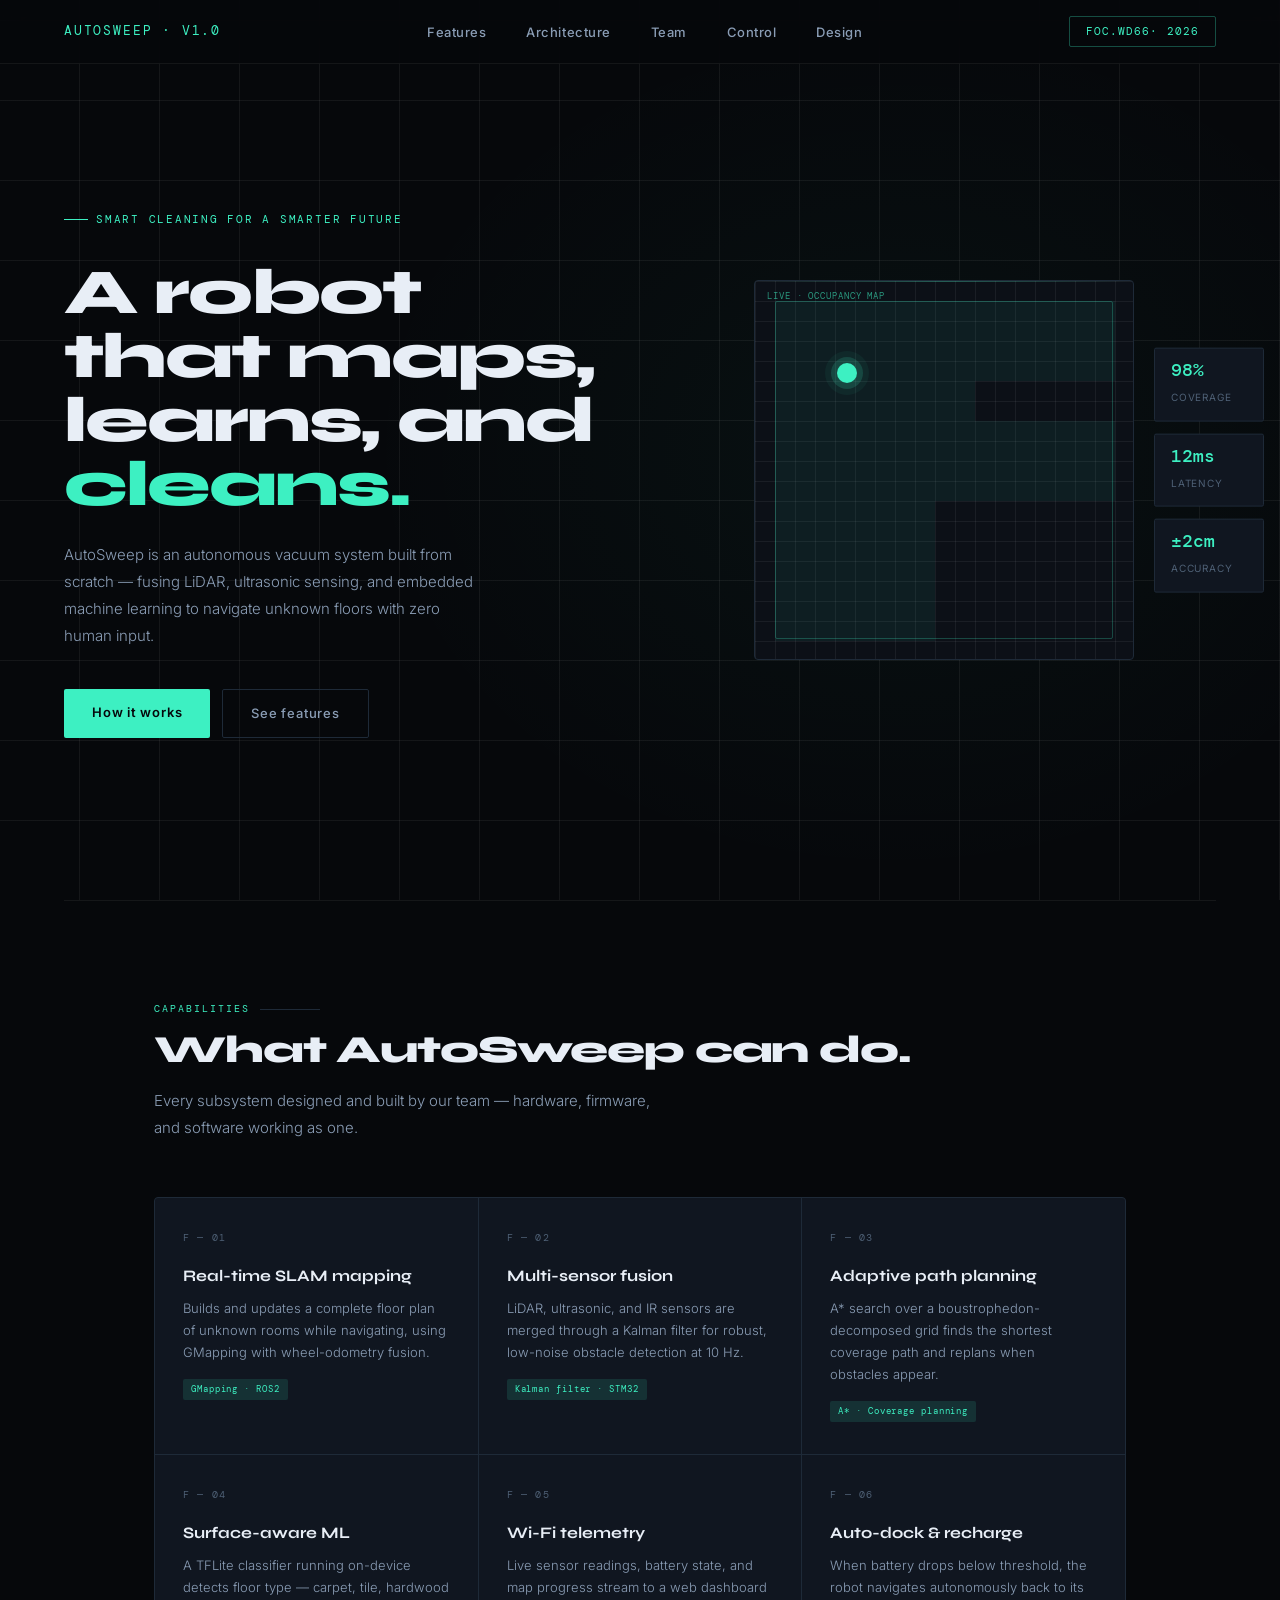
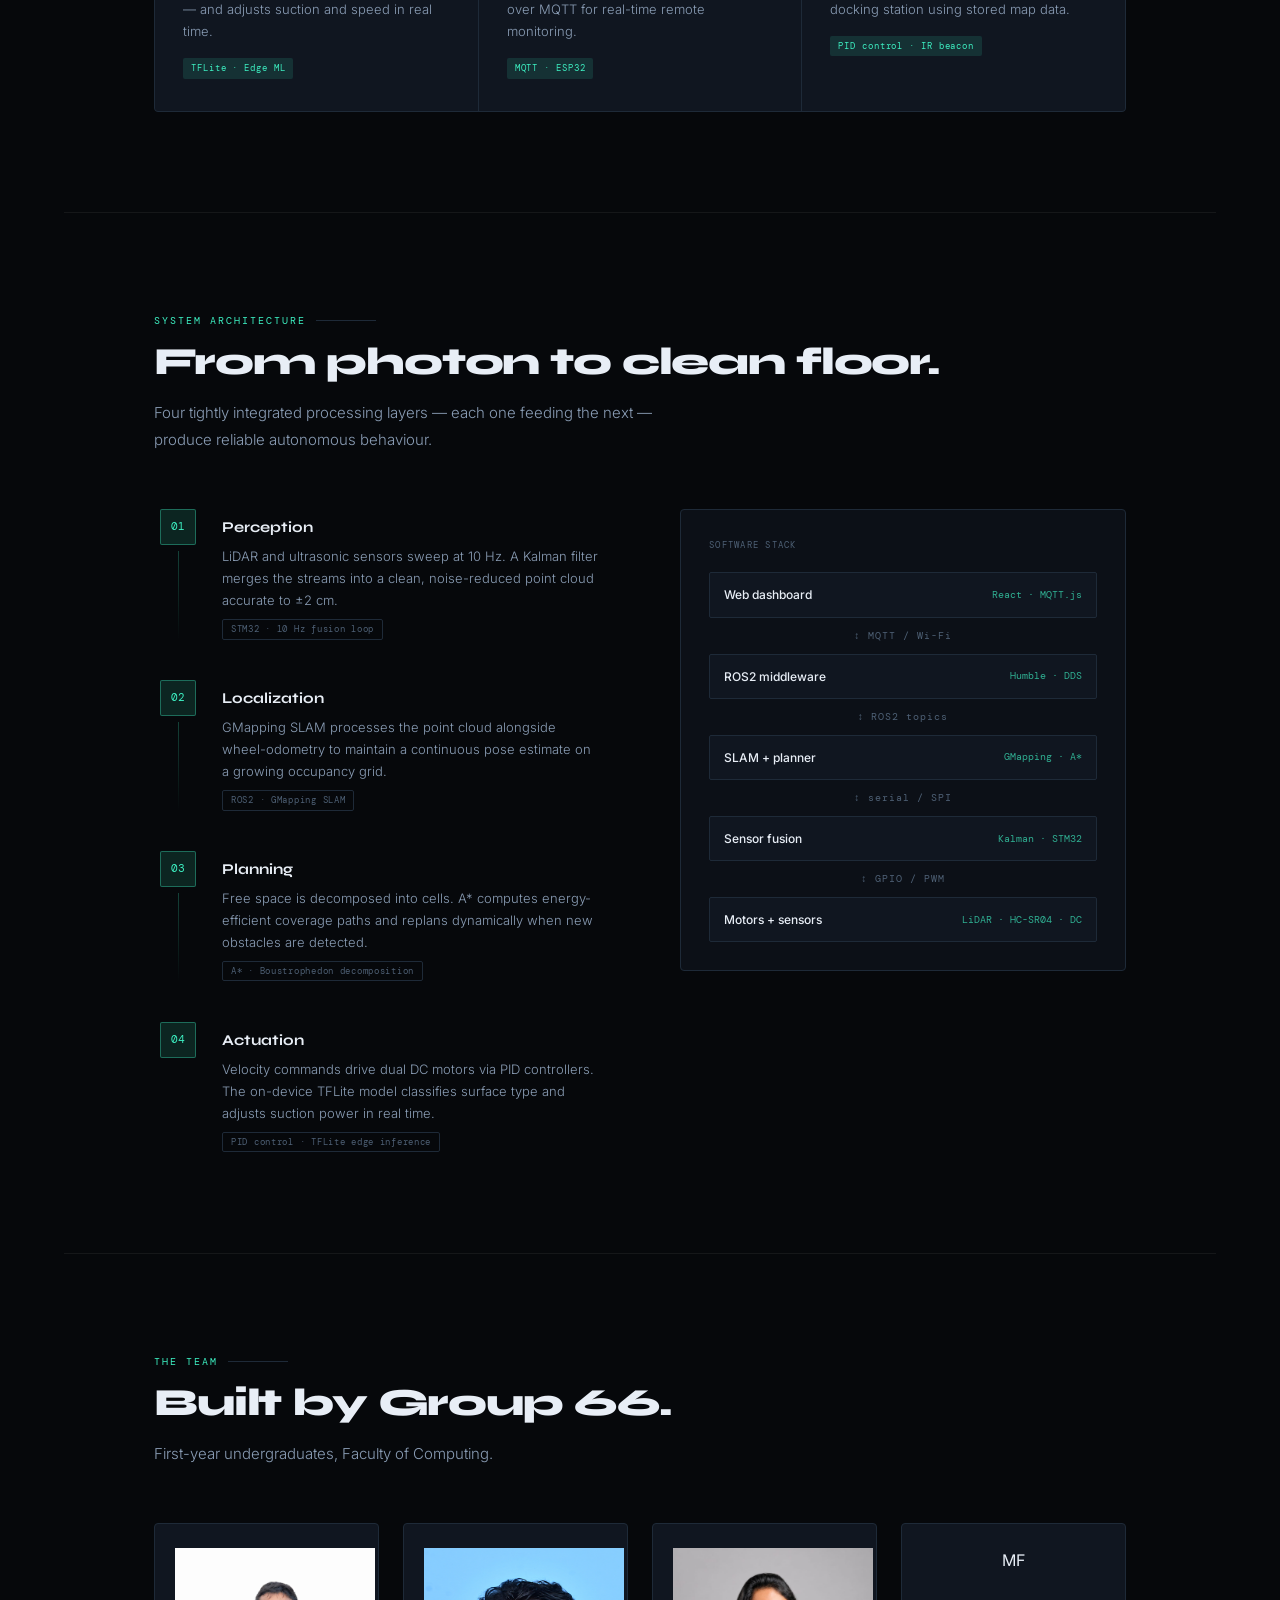
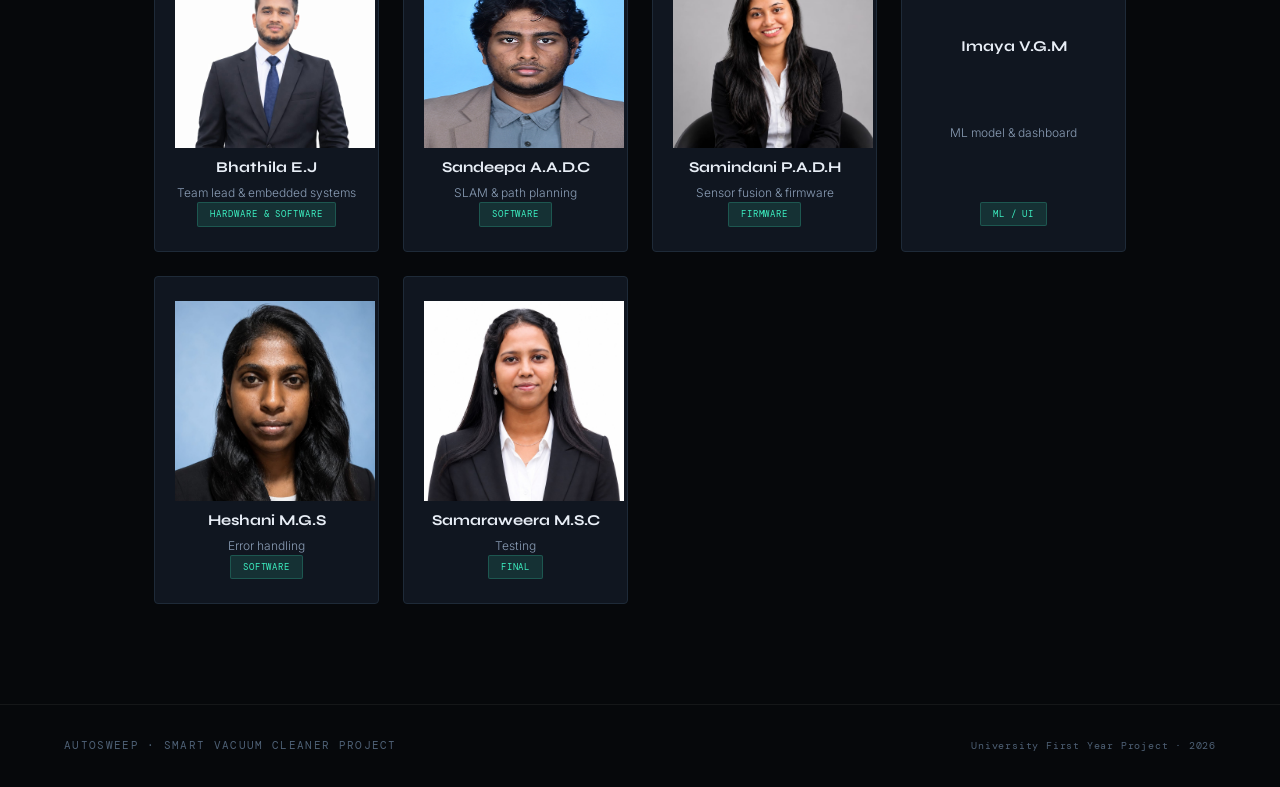
<file: index.html>
<!DOCTYPE html>
<html lang="en">
<head>
<meta charset="UTF-8">
<meta name="viewport" content="width=device-width, initial-scale=1.0">
<title>AutoSweep — Smart Vacuum Cleaner Project</title>
<link rel="icon" type="image/png" href="logo.png">
<link rel="preconnect" href="https://fonts.googleapis.com">
<link href="https://fonts.googleapis.com/css2?family=Syne:wght@400;600;700;800&family=Inter:wght@300;400;500&family=DM+Mono:wght@400;500&display=swap" rel="stylesheet">
<style>
  *, *::before, *::after { margin: 0; padding: 0; box-sizing: border-box; }

  :root {
    --bg:        #06080b;
    --surface:   #0c1017;
    --card:      #101620;
    --border:    #1e2a38;
    --line:      rgba(255,255,255,0.06);
    --cyan:      #3df0c2;
    --cyan-dim:  rgba(61,240,194,0.12);
    --cyan-glow: rgba(61,240,194,0.06);
    --white:     #e8eef6;
    --muted:     #4e6075;
    --soft:      #8a9db5;
    --mono:      'DM Mono', monospace;
    --display:   'Syne', sans-serif;
    --body:      'Inter', sans-serif;
  }

  html { scroll-behavior: smooth; }

  body {
    font-family: var(--body);
    background: var(--bg);
    color: var(--white);
    overflow-x: hidden;
    line-height: 1.6;
  }

  /* ── NAV ── */
  nav {
    position: fixed;
    top: 0; left: 0; right: 0;
    z-index: 999;
    display: flex;
    align-items: center;
    justify-content: space-between;
    padding: 0 5%;
    height: 64px;
    background: rgba(6,8,11,0.85);
    backdrop-filter: blur(16px);
    border-bottom: 1px solid var(--line);
  }

  .logo {
    font-family: var(--mono);
    font-size: 13px;
    color: var(--cyan);
    letter-spacing: 0.14em;
    text-transform: uppercase;
  }

  .nav-links {
    list-style: none;
    display: flex;
    gap: 2.5rem;
  }

  .nav-links a {
    color: var(--soft);
    text-decoration: none;
    font-size: 13px;
    font-weight: 500;
    letter-spacing: 0.04em;
    transition: color 0.2s;
  }

  .nav-links a:hover { color: var(--white); }

  .nav-cta {
    font-family: var(--mono);
    font-size: 11px;
    color: var(--cyan);
    border: 1px solid rgba(61,240,194,0.3);
    padding: 6px 16px;
    border-radius: 2px;
    letter-spacing: 0.1em;
    text-transform: uppercase;
  }

  /* ── HERO ── */
  #hero {
    min-height: 100vh;
    display: grid;
    grid-template-columns: 1fr 1fr;
    align-items: center;
    gap: 4rem;
    padding: 120px 5% 80px;
    position: relative;
    overflow: hidden;
  }

  /* Background topographic lines */
  #hero::before {
    content: '';
    position: absolute;
    inset: 0;
    background-image:
      radial-gradient(ellipse 70% 80% at 70% 50%, rgba(61,240,194,0.04) 0%, transparent 60%),
      repeating-linear-gradient(0deg, transparent, transparent 79px, var(--line) 79px, var(--line) 80px),
      repeating-linear-gradient(90deg, transparent, transparent 79px, var(--line) 79px, var(--line) 80px);
    pointer-events: none;
  }

  .hero-left { position: relative; z-index: 2; }

  .hero-tag {
    display: inline-flex;
    align-items: center;
    gap: 8px;
    font-family: var(--mono);
    font-size: 11px;
    color: var(--cyan);
    letter-spacing: 0.16em;
    text-transform: uppercase;
    margin-bottom: 2rem;
  }

  .hero-tag::before {
    content: '';
    display: block;
    width: 24px;
    height: 1px;
    background: var(--cyan);
  }

  h1 {
    font-family: var(--display);
    font-size: clamp(2.8rem, 5vw, 4.4rem);
    font-weight: 800;
    line-height: 1.0;
    letter-spacing: -0.03em;
    margin-bottom: 1.5rem;
  }

  h1 em {
    font-style: normal;
    color: var(--cyan);
  }

  .hero-desc {
    font-size: 15px;
    color: var(--soft);
    max-width: 420px;
    line-height: 1.8;
    margin-bottom: 2.5rem;
    font-weight: 300;
  }

  .cta-row {
    display: flex;
    gap: 12px;
    flex-wrap: wrap;
  }

  .btn-fill {
    background: var(--cyan);
    color: #06080b;
    border: none;
    padding: 13px 28px;
    font-family: var(--body);
    font-size: 13px;
    font-weight: 600;
    border-radius: 2px;
    cursor: pointer;
    letter-spacing: 0.06em;
    text-decoration: none;
    display: inline-block;
    transition: opacity 0.15s, transform 0.1s;
  }

  .btn-fill:hover { opacity: 0.85; transform: translateY(-1px); }

  .btn-ghost {
    background: transparent;
    color: var(--soft);
    border: 1px solid var(--border);
    padding: 13px 28px;
    font-family: var(--body);
    font-size: 13px;
    font-weight: 500;
    border-radius: 2px;
    cursor: pointer;
    letter-spacing: 0.06em;
    text-decoration: none;
    display: inline-block;
    transition: color 0.2s, border-color 0.2s;
  }

  .btn-ghost:hover { color: var(--white); border-color: var(--soft); }

  /* Hero visual — floor map */
  .hero-right {
    position: relative;
    z-index: 2;
    display: flex;
    justify-content: center;
    align-items: center;
  }

  .map-container {
    position: relative;
    width: 380px;
    height: 380px;
  }

  .map-bg {
    width: 100%;
    height: 100%;
    border: 1px solid var(--border);
    border-radius: 4px;
    background: var(--surface);
    position: relative;
    overflow: hidden;
  }

  /* Simulated floor grid cells */
  .map-grid {
    position: absolute;
    inset: 0;
    background-image:
      linear-gradient(var(--line) 1px, transparent 1px),
      linear-gradient(90deg, var(--line) 1px, transparent 1px);
    background-size: 20px 20px;
  }

  .map-path {
    position: absolute;
    inset: 20px;
    border: 1px solid rgba(61,240,194,0.25);
    border-radius: 2px;
  }

  .map-visited {
    position: absolute;
    background: rgba(61,240,194,0.06);
    border: none;
  }

  .v1 { top: 20px; left: 20px; width: 200px; height: 120px; }
  .v2 { top: 20px; left: 220px; width: 140px; height: 80px; }
  .v3 { top: 140px; left: 20px; width: 340px; height: 80px; }
  .v4 { top: 220px; left: 20px; width: 160px; height: 140px; }

  /* Robot dot */
  .robot-dot {
    position: absolute;
    width: 20px;
    height: 20px;
    border-radius: 50%;
    background: var(--cyan);
    box-shadow: 0 0 0 6px rgba(61,240,194,0.15), 0 0 0 12px rgba(61,240,194,0.05);
    top: 82px;
    left: 82px;
    animation: rove 6s ease-in-out infinite;
  }

  @keyframes rove {
    0%   { top: 40px;  left: 40px; }
    20%  { top: 40px;  left: 220px; }
    40%  { top: 160px; left: 220px; }
    60%  { top: 160px; left: 40px; }
    80%  { top: 240px; left: 40px; }
    100% { top: 40px;  left: 40px; }
  }

  /* Scan trail */
  .scan-line {
    position: absolute;
    top: 0; left: 0; right: 0;
    height: 1px;
    background: linear-gradient(90deg, transparent 0%, var(--cyan) 50%, transparent 100%);
    opacity: 0.3;
    animation: scan 3s linear infinite;
  }

  @keyframes scan {
    0%   { top: 0; opacity: 0; }
    10%  { opacity: 0.3; }
    90%  { opacity: 0.3; }
    100% { top: 100%; opacity: 0; }
  }

  /* Map label */
  .map-label {
    position: absolute;
    font-family: var(--mono);
    font-size: 9px;
    color: var(--cyan);
    letter-spacing: 0.1em;
    top: 8px;
    left: 12px;
    opacity: 0.6;
  }

  /* Stat strips beside map */
  .map-stats {
    position: absolute;
    right: -130px;
    top: 50%;
    transform: translateY(-50%);
    display: flex;
    flex-direction: column;
    gap: 12px;
  }

  .mstat {
    background: var(--card);
    border: 1px solid var(--border);
    border-radius: 2px;
    padding: 12px 16px;
    min-width: 110px;
  }

  .mstat-val {
    font-family: var(--mono);
    font-size: 18px;
    font-weight: 500;
    color: var(--cyan);
    display: block;
    line-height: 1;
    margin-bottom: 4px;
  }

  .mstat-lbl {
    font-size: 10px;
    color: var(--muted);
    letter-spacing: 0.08em;
    text-transform: uppercase;
  }

  /* ── SECTION BASE ── */
  section {
    padding: 100px 5%;
    max-width: 1100px;
    margin: 0 auto;
  }

  .sec-tag {
    font-family: var(--mono);
    font-size: 10px;
    color: var(--cyan);
    letter-spacing: 0.2em;
    text-transform: uppercase;
    margin-bottom: 12px;
    display: flex;
    align-items: center;
    gap: 10px;
  }

  .sec-tag::after {
    content: '';
    flex: 1;
    height: 1px;
    background: var(--border);
    max-width: 60px;
  }

  h2 {
    font-family: var(--display);
    font-size: clamp(1.9rem, 3vw, 2.8rem);
    font-weight: 800;
    letter-spacing: -0.03em;
    line-height: 1.1;
    margin-bottom: 1rem;
  }

  .sec-sub {
    font-size: 15px;
    color: var(--soft);
    max-width: 500px;
    margin-bottom: 3.5rem;
    font-weight: 300;
    line-height: 1.8;
  }

  hr.divider {
    border: none;
    border-top: 1px solid var(--line);
    margin: 0 5%;
  }

  /* ── FEATURES ── */
  .feat-grid {
    display: grid;
    grid-template-columns: repeat(3, 1fr);
    gap: 1px;
    background: var(--border);
    border: 1px solid var(--border);
    border-radius: 4px;
    overflow: hidden;
  }

  .feat {
    background: var(--card);
    padding: 32px 28px;
    transition: background 0.2s;
    position: relative;
  }

  .feat:hover { background: #131d28; }

  .feat-num {
    font-family: var(--mono);
    font-size: 10px;
    color: var(--muted);
    letter-spacing: 0.12em;
    margin-bottom: 20px;
    display: block;
  }

  .feat-title {
    font-family: var(--display);
    font-size: 16px;
    font-weight: 700;
    margin-bottom: 10px;
    line-height: 1.3;
    color: var(--white);
  }

  .feat-desc {
    font-size: 13px;
    color: var(--soft);
    line-height: 1.7;
    font-weight: 300;
  }

  .feat-tag {
    display: inline-block;
    margin-top: 16px;
    font-family: var(--mono);
    font-size: 9px;
    color: var(--cyan);
    letter-spacing: 0.1em;
    background: var(--cyan-dim);
    padding: 3px 8px;
    border-radius: 2px;
  }

  /* ── HOW IT WORKS ── */
  .how-layout {
    display: grid;
    grid-template-columns: 1fr 1fr;
    gap: 5rem;
    align-items: start;
  }

  .steps { display: flex; flex-direction: column; }

  .step {
    display: grid;
    grid-template-columns: 48px 1fr;
    gap: 20px;
    padding-bottom: 40px;
    position: relative;
  }

  .step:last-child { padding-bottom: 0; }

  .step-col {
    display: flex;
    flex-direction: column;
    align-items: center;
  }

  .step-n {
    width: 36px;
    height: 36px;
    border: 1px solid rgba(61,240,194,0.35);
    border-radius: 2px;
    display: flex;
    align-items: center;
    justify-content: center;
    font-family: var(--mono);
    font-size: 11px;
    color: var(--cyan);
    flex-shrink: 0;
    background: var(--cyan-dim);
  }

  .step-connector {
    width: 1px;
    flex: 1;
    margin-top: 6px;
    background: linear-gradient(to bottom, rgba(61,240,194,0.25), transparent);
    min-height: 24px;
  }

  .step:last-child .step-connector { display: none; }

  .step-body { padding-top: 6px; }

  .step-title {
    font-family: var(--display);
    font-size: 15px;
    font-weight: 700;
    margin-bottom: 6px;
    color: var(--white);
  }

  .step-desc {
    font-size: 13px;
    color: var(--soft);
    line-height: 1.7;
    font-weight: 300;
  }

  .step-chip {
    display: inline-block;
    margin-top: 8px;
    font-family: var(--mono);
    font-size: 9px;
    color: var(--muted);
    letter-spacing: 0.08em;
    border: 1px solid var(--border);
    padding: 2px 8px;
    border-radius: 2px;
  }

  /* Architecture diagram right side */
  .arch-diagram {
    background: var(--surface);
    border: 1px solid var(--border);
    border-radius: 4px;
    padding: 28px;
    position: sticky;
    top: 90px;
  }

  .arch-label {
    font-family: var(--mono);
    font-size: 9px;
    color: var(--muted);
    letter-spacing: 0.14em;
    text-transform: uppercase;
    margin-bottom: 20px;
  }

  .arch-layers {
    display: flex;
    flex-direction: column;
    gap: 8px;
  }

  .arch-layer {
    border: 1px solid var(--border);
    border-radius: 2px;
    padding: 12px 14px;
    display: flex;
    align-items: center;
    justify-content: space-between;
    background: var(--card);
    transition: border-color 0.2s;
  }

  .arch-layer:hover { border-color: rgba(61,240,194,0.3); }

  .arch-layer-name {
    font-size: 12px;
    font-weight: 500;
    color: var(--white);
  }

  .arch-layer-tech {
    font-family: var(--mono);
    font-size: 10px;
    color: var(--cyan);
    opacity: 0.7;
  }

  .arch-arrow {
    text-align: center;
    font-family: var(--mono);
    font-size: 10px;
    color: var(--muted);
    padding: 2px 0;
    letter-spacing: 0.1em;
  }

 /* ── TEAM ── */
  .team-grid {
    display: grid;
    /* Adapts dynamically from 4 columns down to 1 based on viewport width */
    grid-template-columns: repeat(auto-fill, minmax(220px, 1fr));
    gap: 24px;
    align-items: stretch; /* Forces cards on the same row to equal height */
  }

  .member {
    background: var(--card);
    border: 1px solid var(--border);
    border-radius: 4px;
    padding: 24px 20px;
    text-align: center;
    transition: border-color 0.2s, transform 0.2s;
    display: flex;
    flex-direction: column;
    justify-content: space-between; /* Pushes the department tags nicely to the bottom */
  }

  .member:hover { 
    border-color: rgba(61,240,194,0.3); 
    transform: translateY(-3px); 
  }

  /* Universal wrapper for both profile pictures and letters */
  .member-avatar-wrapper {
    width: 130px;
    height: 130px;
    border-radius: 4px; /* Matches the UI's modern, semi-sharp theme */
    background: var(--surface);
    border: 1px solid var(--border);
    margin: 0 auto 20px;
    overflow: hidden;
    display: flex;
    align-items: center;
    justify-content: center;
    font-family: var(--mono);
    font-size: 20px;
    font-weight: 600;
    color: var(--cyan);
    flex-shrink: 0;
  }

  /* Ensures actual uploaded images fill the box perfectly without distortion */
  .member-avatar-wrapper img {
    width: 100%;
    height: 100%;
    object-fit: cover; 
    display: block;
  }

  .member-info {
    flex-grow: 1;
    display: flex;
    flex-direction: column;
    justify-content: center;
    margin-bottom: 16px;
  }

  .member-name {
    font-family: var(--display);
    font-size: 15px;
    font-weight: 700;
    margin-bottom: 6px;
    color: var(--white);
  }

  .member-role {
    font-size: 12px;
    color: var(--soft);
    font-weight: 300;
    line-height: 1.4;
  }

  .member-dept {
    align-self: center; /* Keeps the badge centered at the bottom of the card */
    font-family: var(--mono);
    font-size: 9px;
    color: var(--cyan);
    letter-spacing: 0.1em;
    text-transform: uppercase;
    border: 1px solid rgba(61,240,194,0.2);
    padding: 4px 12px;
    border-radius: 2px;
    background: var(--cyan-dim);
  }

  /* ── FOOTER ── */

  /* ── FOOTER ── */
  footer {
    border-top: 1px solid var(--line);
    padding: 32px 5%;
    display: flex;
    align-items: center;
    justify-content: space-between;
    flex-wrap: wrap;
    gap: 12px;
  }

  .footer-logo {
    font-family: var(--mono);
    font-size: 11px;
    color: var(--muted);
    letter-spacing: 0.12em;
    text-transform: uppercase;
  }

  .footer-right {
    font-family: var(--mono);
    font-size: 10px;
    color: var(--muted);
    letter-spacing: 0.08em;
  }

  /* ── RESPONSIVE ── */
  @media (max-width: 900px) {
    #hero { grid-template-columns: 1fr; padding-top: 100px; }
    .hero-right { display: none; }
    .feat-grid { grid-template-columns: 1fr 1fr; }
    .how-layout { grid-template-columns: 1fr; }
    .arch-diagram { position: static; }
    .team-grid { grid-template-columns: repeat(2, 1fr); }
  }

  @media (max-width: 600px) {
    .feat-grid { grid-template-columns: 1fr; }
    .team-grid { grid-template-columns: 1fr 1fr; }
    .nav-links { display: none; }
  }
</style>
</head>
<body>

<!-- NAV -->
<nav>
  <span class="logo">AutoSweep · v1.0</span>
  <ul class="nav-links">
    <li><a href="#features">Features</a></li>
    <li><a href="#how">Architecture</a></li>
    <li><a href="#team">Team</a></li>
    <li><a href="https://10.52.27.55">Control</a></li>
    <li><a href = "design.html">Design</a></li>
  </ul>
  <span class="nav-cta"> FOC.WD66· 2026</span>
</nav>

<!-- HERO -->
<section id="hero" style="max-width:100%; padding-left:5%; padding-right:5%;">
  <div class="hero-left">
    <p class="hero-tag">Smart Cleaning for a Smarter Future</p>
    <h1>A robot that maps,<br>learns, and <em>cleans.</em></h1>
    <p class="hero-desc">AutoSweep is an autonomous vacuum system built from scratch — fusing LiDAR, ultrasonic sensing, and embedded machine learning to navigate unknown floors with zero human input.</p>
    <div class="cta-row">
      <a href="#how" class="btn-fill">How it works</a>
      <a href="#features" class="btn-ghost">See features</a>
    </div>
  </div>

  <div class="hero-right">
    <div class="map-container">
      <div class="map-bg">
        <div class="map-grid"></div>
        <div class="map-visited v1"></div>
        <div class="map-visited v2"></div>
        <div class="map-visited v3"></div>
        <div class="map-visited v4"></div>
        <div class="map-path"></div>
        <div class="scan-line"></div>
        <div class="robot-dot"></div>
        <span class="map-label">LIVE · OCCUPANCY MAP</span>
      </div>
      <div class="map-stats">
        <div class="mstat">
          <span class="mstat-val">98%</span>
          <span class="mstat-lbl">Coverage</span>
        </div>
        <div class="mstat">
          <span class="mstat-val">12ms</span>
          <span class="mstat-lbl">Latency</span>
        </div>
        <div class="mstat">
          <span class="mstat-val">±2cm</span>
          <span class="mstat-lbl">Accuracy</span>
        </div>
      </div>
    </div>
  </div>
</section>

<hr class="divider">

<!-- FEATURES -->
<section id="features">
  <p class="sec-tag">Capabilities</p>
  <h2>What AutoSweep can do.</h2>
  <p class="sec-sub">Every subsystem designed and built by our team — hardware, firmware, and software working as one.</p>

  <div class="feat-grid">
    <div class="feat">
      <span class="feat-num">F — 01</span>
      <div class="feat-title">Real-time SLAM mapping</div>
      <p class="feat-desc">Builds and updates a complete floor plan of unknown rooms while navigating, using GMapping with wheel-odometry fusion.</p>
      <span class="feat-tag">GMapping · ROS2</span>
    </div>
    <div class="feat">
      <span class="feat-num">F — 02</span>
      <div class="feat-title">Multi-sensor fusion</div>
      <p class="feat-desc">LiDAR, ultrasonic, and IR sensors are merged through a Kalman filter for robust, low-noise obstacle detection at 10 Hz.</p>
      <span class="feat-tag">Kalman filter · STM32</span>
    </div>
    <div class="feat">
      <span class="feat-num">F — 03</span>
      <div class="feat-title">Adaptive path planning</div>
      <p class="feat-desc">A* search over a boustrophedon-decomposed grid finds the shortest coverage path and replans when obstacles appear.</p>
      <span class="feat-tag">A* · Coverage planning</span>
    </div>
    <div class="feat">
      <span class="feat-num">F — 04</span>
      <div class="feat-title">Surface-aware ML</div>
      <p class="feat-desc">A TFLite classifier running on-device detects floor type — carpet, tile, hardwood — and adjusts suction and speed in real time.</p>
      <span class="feat-tag">TFLite · Edge ML</span>
    </div>
    <div class="feat">
      <span class="feat-num">F — 05</span>
      <div class="feat-title">Wi-Fi telemetry</div>
      <p class="feat-desc">Live sensor readings, battery state, and map progress stream to a web dashboard over MQTT for real-time remote monitoring.</p>
      <span class="feat-tag">MQTT · ESP32</span>
    </div>
    <div class="feat">
      <span class="feat-num">F — 06</span>
      <div class="feat-title">Auto-dock & recharge</div>
      <p class="feat-desc">When battery drops below threshold, the robot navigates autonomously back to its docking station using stored map data.</p>
      <span class="feat-tag">PID control · IR beacon</span>
    </div>
  </div>
</section>

<hr class="divider">

<!-- HOW IT WORKS -->
<section id="how">
  <p class="sec-tag">System architecture</p>
  <h2>From photon to clean floor.</h2>
  <p class="sec-sub">Four tightly integrated processing layers — each one feeding the next — produce reliable autonomous behaviour.</p>

  <div class="how-layout">
    <div class="steps">
      <div class="step">
        <div class="step-col">
          <div class="step-n">01</div>
          <div class="step-connector"></div>
        </div>
        <div class="step-body">
          <div class="step-title">Perception</div>
          <p class="step-desc">LiDAR and ultrasonic sensors sweep at 10 Hz. A Kalman filter merges the streams into a clean, noise-reduced point cloud accurate to ±2 cm.</p>
          <span class="step-chip">STM32 · 10 Hz fusion loop</span>
        </div>
      </div>

      <div class="step">
        <div class="step-col">
          <div class="step-n">02</div>
          <div class="step-connector"></div>
        </div>
        <div class="step-body">
          <div class="step-title">Localization</div>
          <p class="step-desc">GMapping SLAM processes the point cloud alongside wheel-odometry to maintain a continuous pose estimate on a growing occupancy grid.</p>
          <span class="step-chip">ROS2 · GMapping SLAM</span>
        </div>
      </div>

      <div class="step">
        <div class="step-col">
          <div class="step-n">03</div>
          <div class="step-connector"></div>
        </div>
        <div class="step-body">
          <div class="step-title">Planning</div>
          <p class="step-desc">Free space is decomposed into cells. A* computes energy-efficient coverage paths and replans dynamically when new obstacles are detected.</p>
          <span class="step-chip">A* · Boustrophedon decomposition</span>
        </div>
      </div>

      <div class="step">
        <div class="step-col">
          <div class="step-n">04</div>
          <div class="step-connector"></div>
        </div>
        <div class="step-body">
          <div class="step-title">Actuation</div>
          <p class="step-desc">Velocity commands drive dual DC motors via PID controllers. The on-device TFLite model classifies surface type and adjusts suction power in real time.</p>
          <span class="step-chip">PID control · TFLite edge inference</span>
        </div>
      </div>
    </div>

    <!-- Architecture diagram -->
    <div class="arch-diagram">
      <p class="arch-label">Software stack</p>
      <div class="arch-layers">
        <div class="arch-layer">
          <span class="arch-layer-name">Web dashboard</span>
          <span class="arch-layer-tech">React · MQTT.js</span>
        </div>
        <div class="arch-arrow">↕ MQTT / Wi-Fi</div>
        <div class="arch-layer">
          <span class="arch-layer-name">ROS2 middleware</span>
          <span class="arch-layer-tech">Humble · DDS</span>
        </div>
        <div class="arch-arrow">↕ ROS2 topics</div>
        <div class="arch-layer">
          <span class="arch-layer-name">SLAM + planner</span>
          <span class="arch-layer-tech">GMapping · A*</span>
        </div>
        <div class="arch-arrow">↕ serial / SPI</div>
        <div class="arch-layer">
          <span class="arch-layer-name">Sensor fusion</span>
          <span class="arch-layer-tech">Kalman · STM32</span>
        </div>
        <div class="arch-arrow">↕ GPIO / PWM</div>
        <div class="arch-layer">
          <span class="arch-layer-name">Motors + sensors</span>
          <span class="arch-layer-tech">LiDAR · HC-SR04 · DC</span>
        </div>
      </div>
    </div>
  </div>
</section>

<hr class="divider">

<!-- TEAM -->
<section id="team">
  <p class="sec-tag">The team</p>
  <h2>Built by Group 66.</h2>
  <p class="sec-sub">First-year undergraduates, Faculty of Computing.</p>

  <div class="team-grid">
    <div class="member">
      <div class="circle"><img src="image1.jpeg" alt = "J.B" width="200" height="200"></div>
      <div class="member-name">Bhathila E.J</div>
      <div class="member-role">Team lead & embedded systems</div>
      <span class="member-dept">Hardware & Software</span>
    </div>
    <div class="member">
      <div class="circle"><img src = "member5.jpeg" alt = "S.A" width ="200" height ="200" ></div>
      <div class="member-name">Sandeepa A.A.D.C</div>
      <div class="member-role">SLAM & path planning</div>
      <span class="member-dept">Software</span>
    </div>
    <div class="member">
      <div class="circle"><img src = "member2.jpeg" alt = "S.P" width="200" height="200"></div>
      <div class="member-name">Samindani P.A.D.H</div>
      <div class="member-role">Sensor fusion & firmware</div>
      <span class="member-dept">Firmware</span>
    </div>
    <div class="member">
      <div class="avatar">MF</div>
      <div class="member-name">Imaya V.G.M</div>
      <div class="member-role">ML model & dashboard</div>
      <span class="member-dept">ML / UI</span>
    </div>
    <div class="member">
      <div class="circle"><img src= "member4.jpeg" alt = "H.M" width = "200" height = "200"></div>
      <div class="member-name">Heshani M.G.S</div>
      <div class="member-role">Error handling</div>
      <span class="member-dept">Software</span>
    </div>
    <div class="member">
      <div class="avatar"><img src = "member3.jpeg" alt = "S.P" width="200" height="200"></div>
      <div class="member-name">Samaraweera M.S.C</div>
      <div class="member-role">Testing</div>
      <span class="member-dept">Final</span>
    </div>
  </div>
</section>

<footer>
  <span class="footer-logo">AutoSweep · Smart Vacuum Cleaner Project</span>
  <span class="footer-right">University First Year Project · 2026</span>
</footer>

</body>
</html>
</file>
